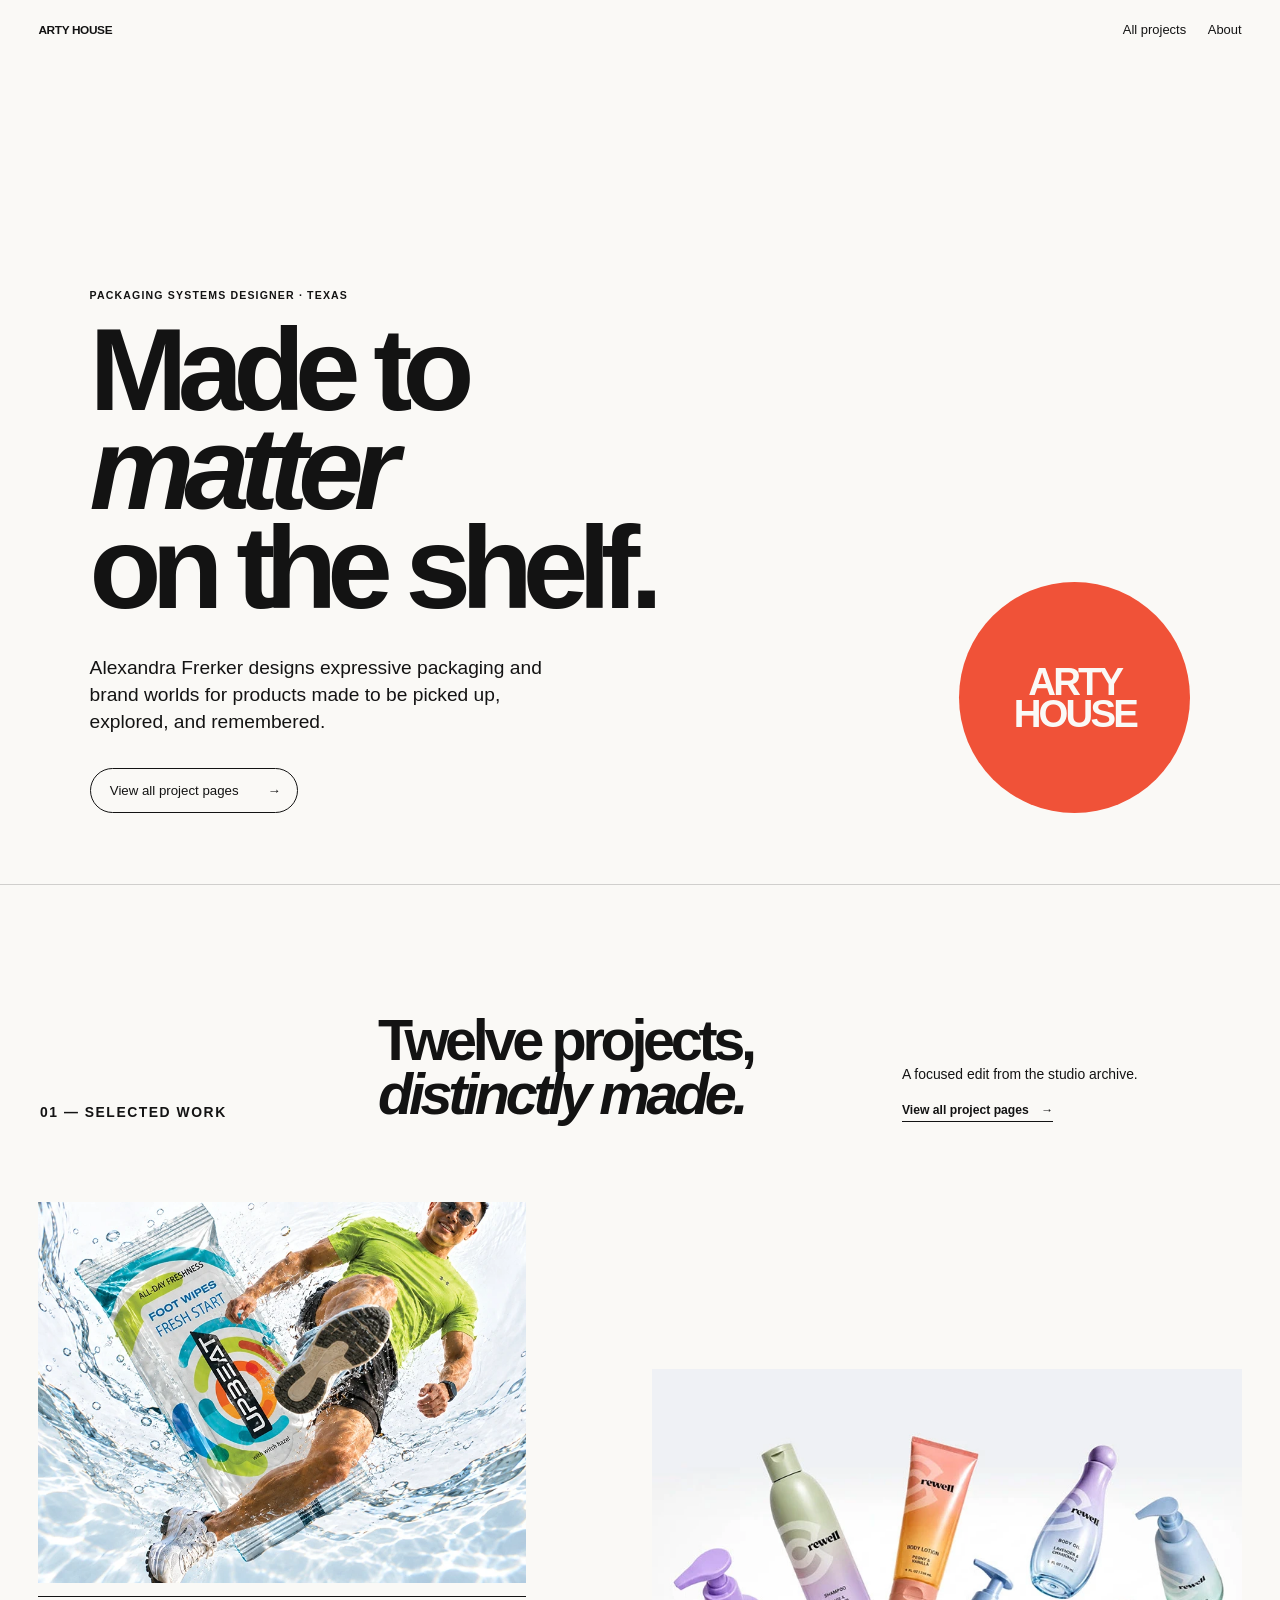
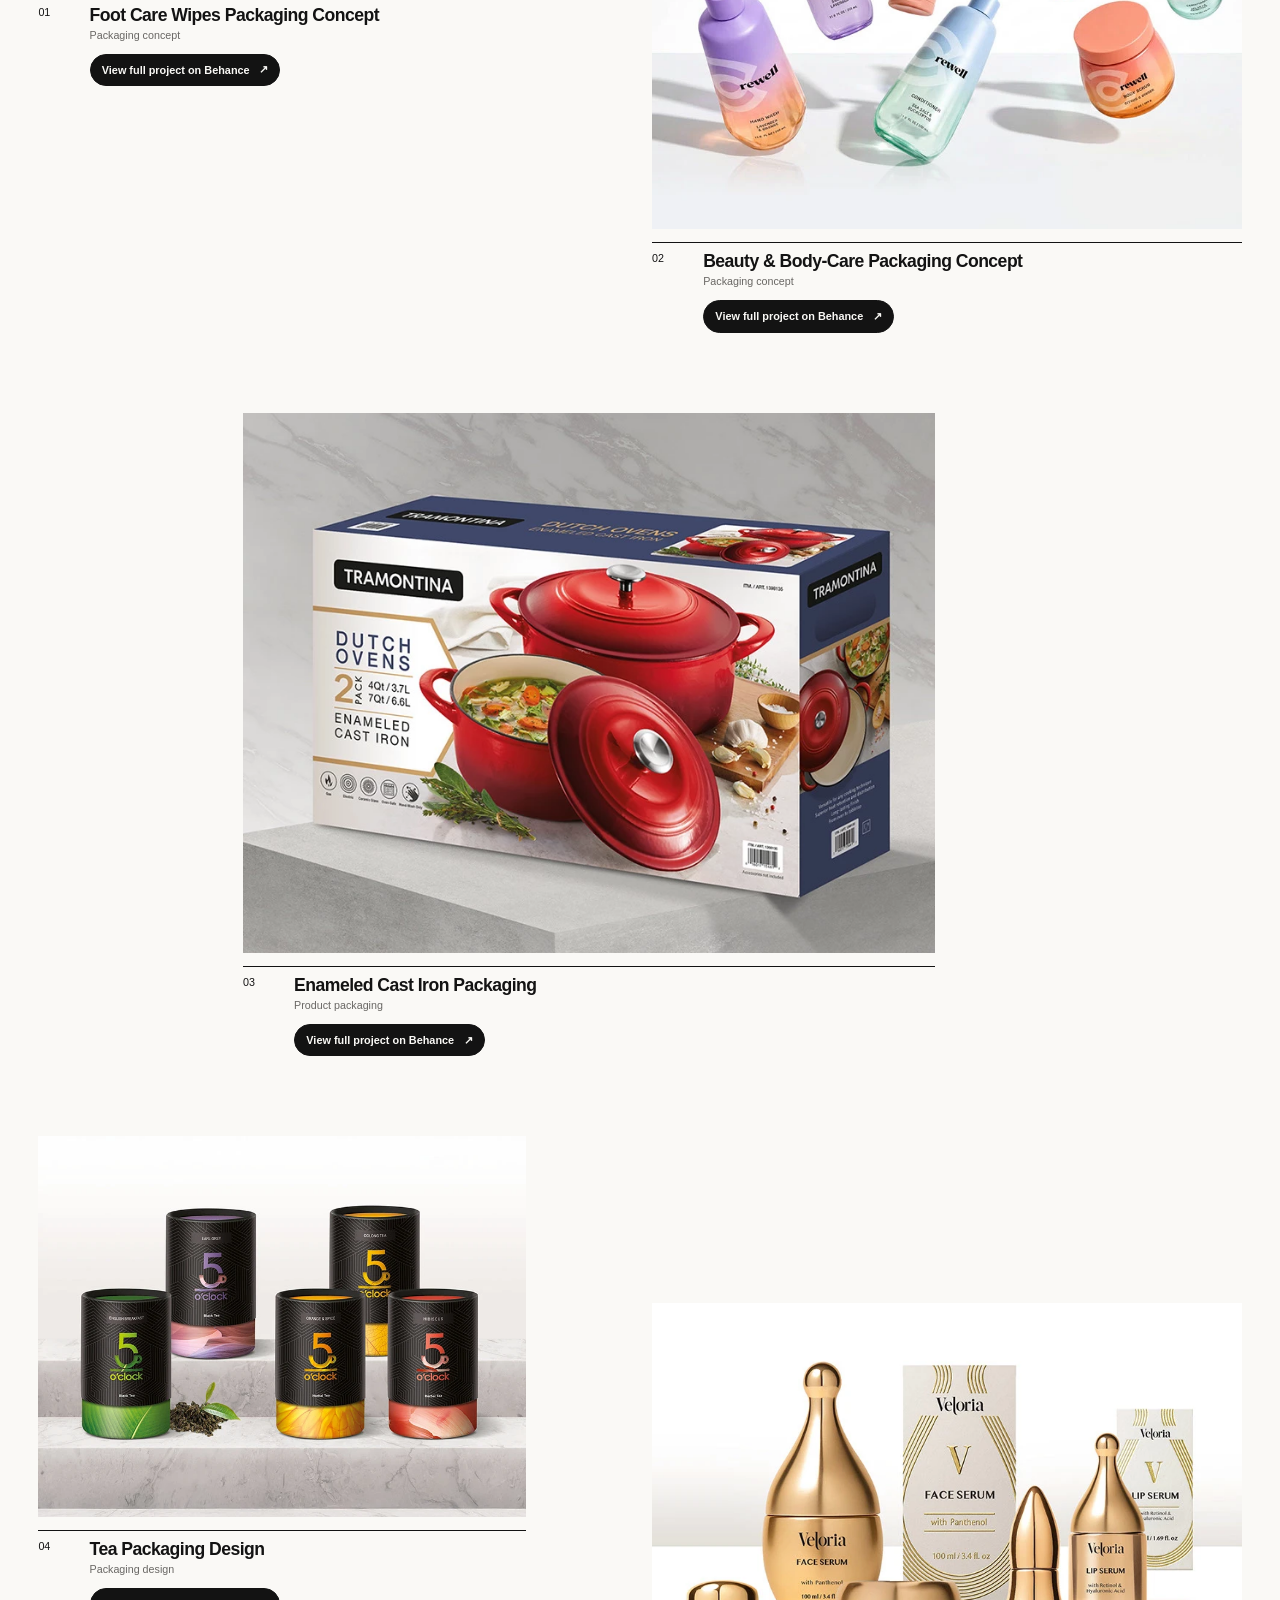
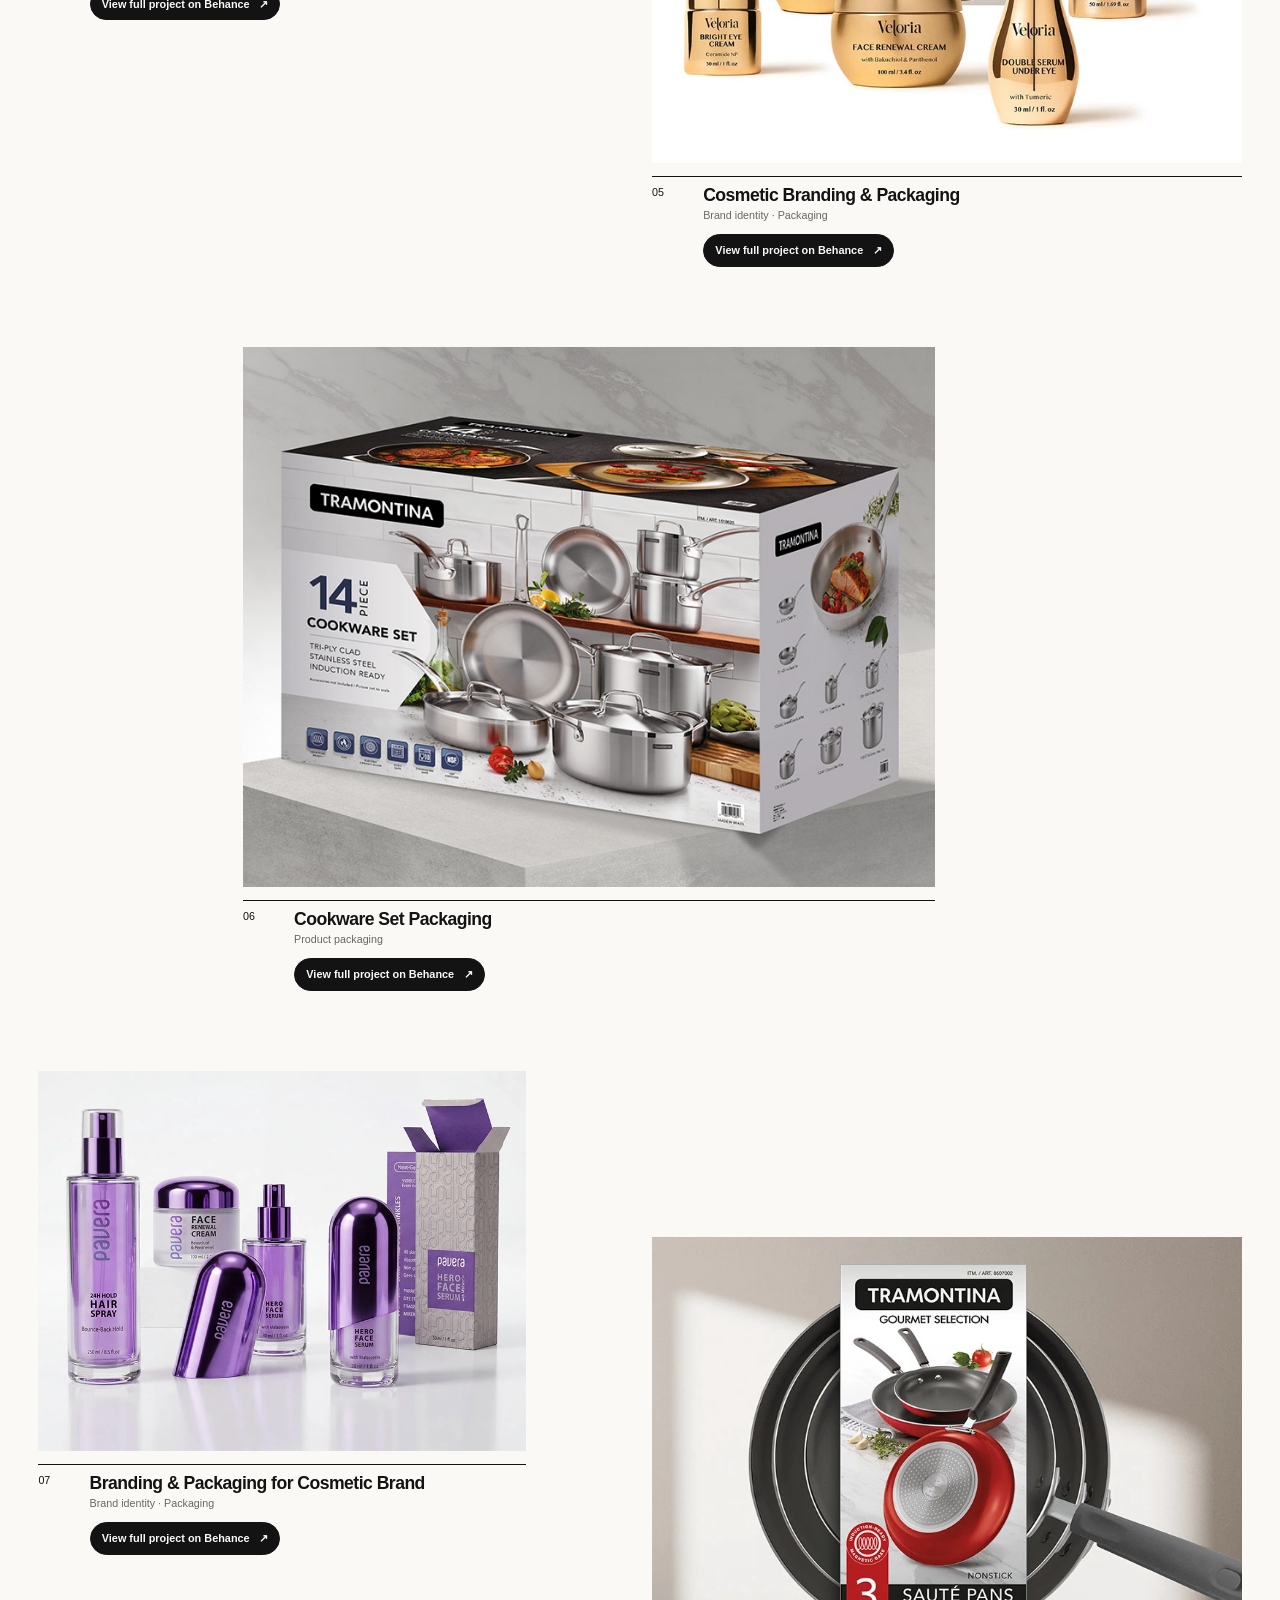
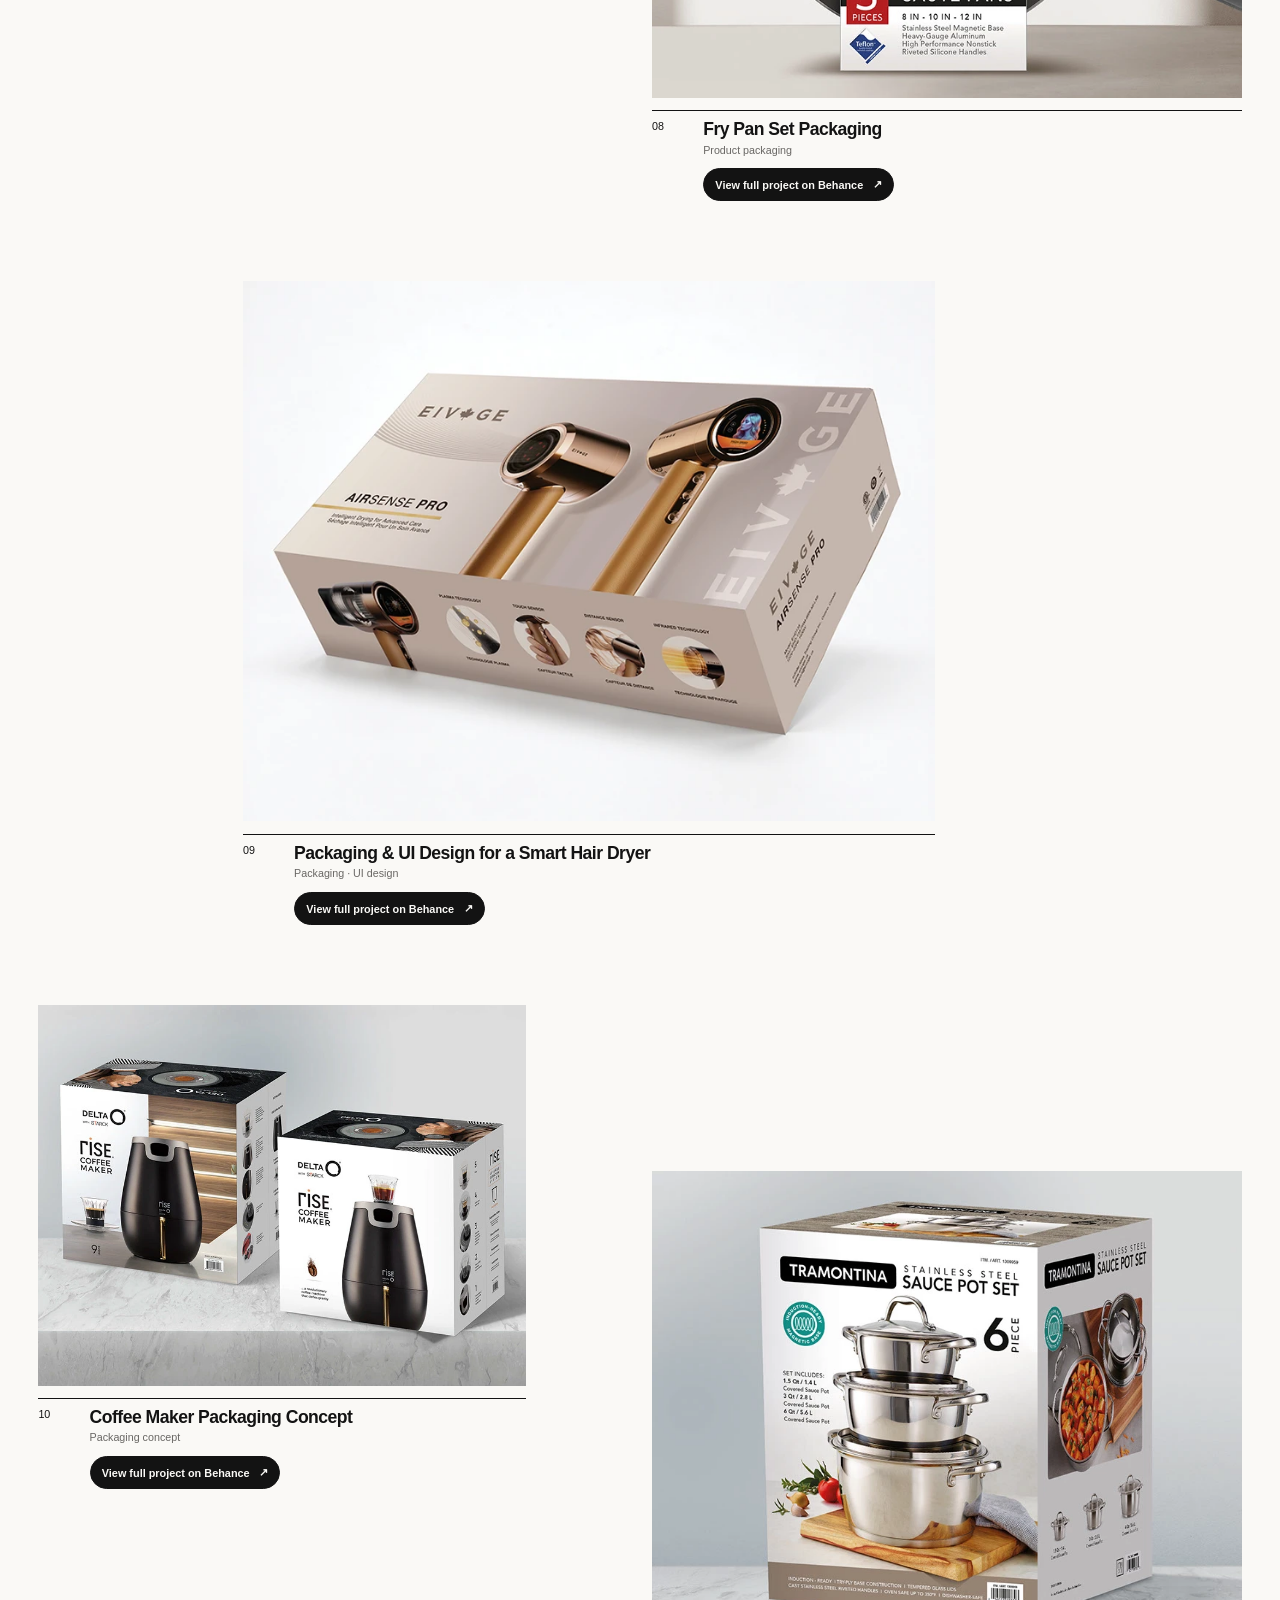
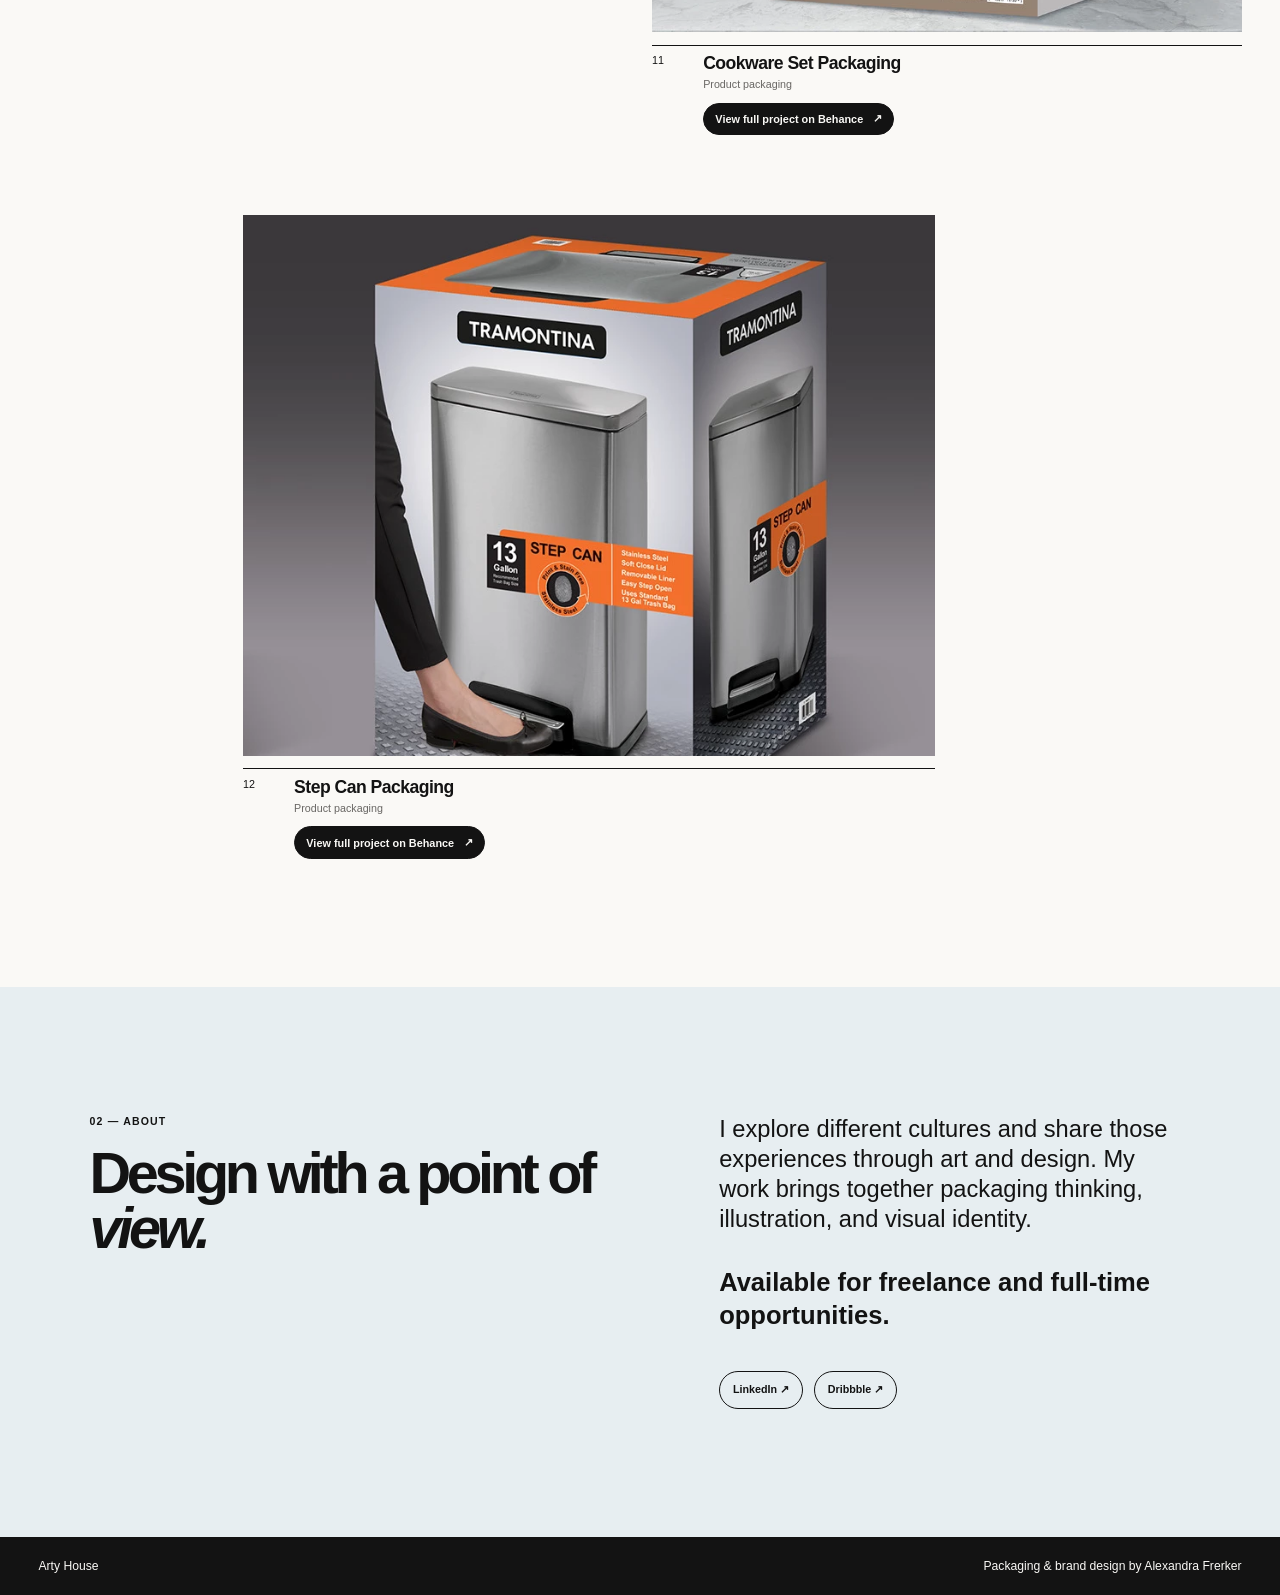
<file: index.html>
<!doctype html>
<html lang="en">
  <head>
    <meta charset="UTF-8" />
    <meta name="viewport" content="width=device-width, initial-scale=1" />
    <meta name="description" content="Arty House — packaging and brand design by Alexandra Frerker." />
    <title>Arty House — Packaging & Brand Design</title>
    <link rel="stylesheet" href="styles.css" />
  </head>
  <body>
    <a class="skip-link" href="#work">Skip to selected work</a>
    <header class="site-header">
      <a class="wordmark" href="index.html" aria-label="Arty House home"><span>ARTY HOUSE</span></a>
      <nav aria-label="Main navigation">
        <a href="projects.html">All projects</a>
        <a href="#about">About</a>
      </nav>
    </header>

    <main>
      <section class="hero" aria-labelledby="hero-heading">
        <div class="hero-copy">
          <p class="eyebrow">Packaging systems designer · Texas</p>
          <h1 id="hero-heading">Made to <em>matter</em><br />on the shelf.</h1>
          <p class="hero-intro">Alexandra Frerker designs expressive packaging and brand worlds for products made to be picked up, explored, and remembered.</p>
          <a class="round-link" href="projects.html">View all project pages <span aria-hidden="true">→</span></a>
        </div>
        <div class="hero-stamp" aria-label="Arty House"><span>ARTY<br />HOUSE</span></div>
      </section>

      <section class="work-section" id="work" aria-labelledby="work-heading">
        <div class="section-heading">
          <p class="eyebrow">01 — Selected work</p>
          <h2 id="work-heading">Twelve projects, <em>distinctly made.</em></h2>
          <div class="section-heading-actions">
            <p>A focused edit from the studio archive.</p>
            <a class="text-link" href="projects.html">View all project pages <span aria-hidden="true">→</span></a>
          </div>
        </div>
        <div class="project-grid" id="project-grid" aria-live="polite"></div>
      </section>

      <section class="about-section" id="about" aria-labelledby="about-heading">
        <div>
          <p class="eyebrow">02 — About</p>
          <h2 id="about-heading">Design with a point of <em>view.</em></h2>
        </div>
        <div class="about-copy">
          <p>I explore different cultures and share those experiences through art and design. My work brings together packaging thinking, illustration, and visual identity.</p>
          <p>Available for freelance and full-time opportunities.</p>
          <div class="about-links">
            <a href="https://www.linkedin.com/in/alexandra-frerker-55182629" target="_blank" rel="noreferrer">LinkedIn <span aria-hidden="true">↗</span></a>
            <a href="https://dribbble.com/AFrerker" target="_blank" rel="noreferrer">Dribbble <span aria-hidden="true">↗</span></a>
          </div>
        </div>
      </section>
    </main>

    <footer class="site-footer">
      <p>Arty House</p>
      <p>Packaging &amp; brand design by Alexandra Frerker</p>
    </footer>
    <script src="projects.js?v=a93b9b25"></script>
    <script src="site.js?v=a93b9b25"></script>
  </body>
</html>
</file>
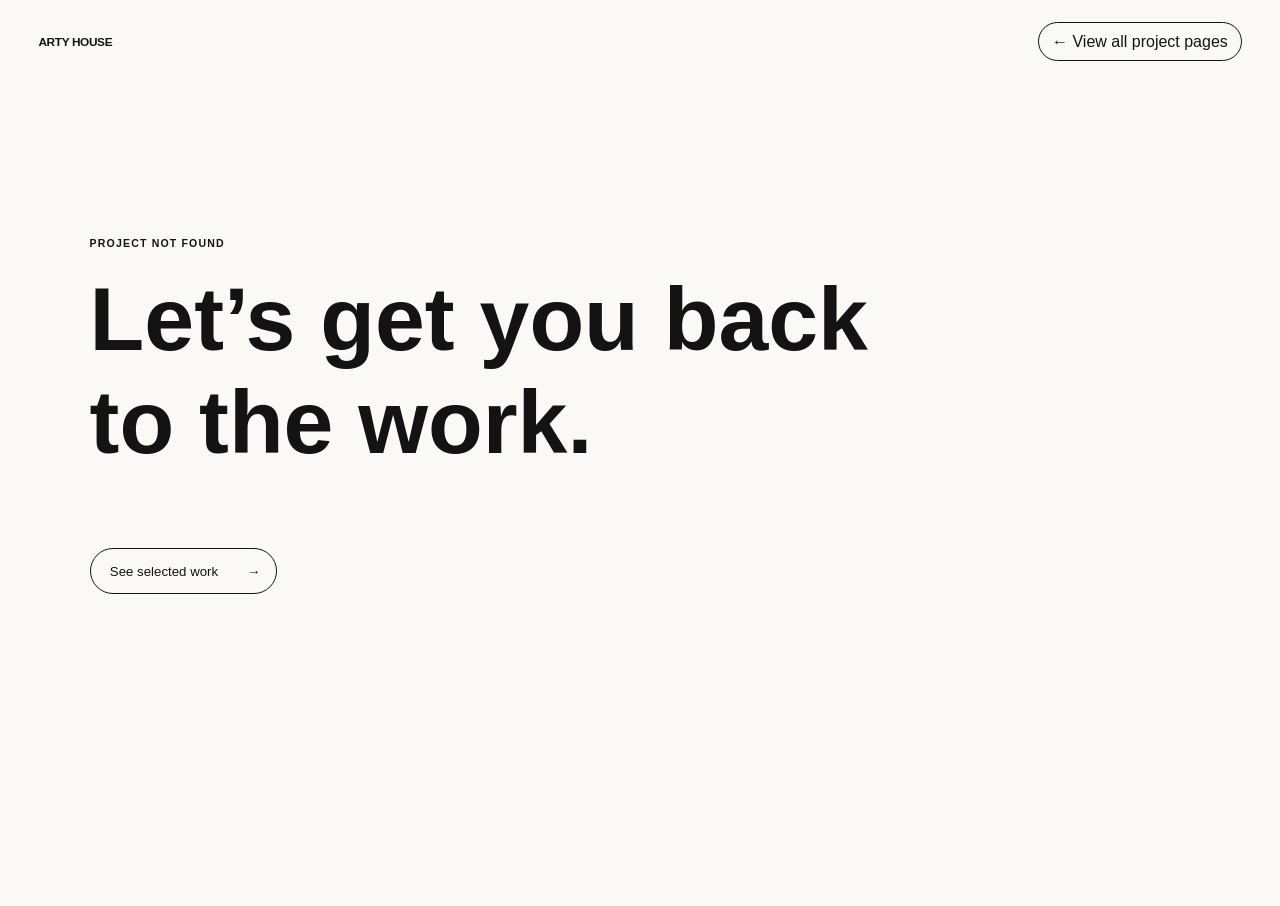
<file: project.html>
<!doctype html>
<html lang="en">
  <head>
    <meta charset="UTF-8" />
    <meta name="viewport" content="width=device-width, initial-scale=1" />
    <meta name="description" content="A packaging design project by Arty House." />
    <title>Project — Arty House</title>
    <link rel="stylesheet" href="styles.css" />
  </head>
  <body class="project-page">
    <a class="skip-link" href="#project">Skip to project</a>
    <header class="site-header">
      <a class="wordmark" href="index.html" aria-label="Arty House home"><span>ARTY HOUSE</span></a>
      <a class="back-link" href="projects.html"><span aria-hidden="true">←</span> View all project pages</a>
    </header>
    <main id="project" class="project-main"></main>
    <script src="projects.js?v=a93b9b25"></script>
    <script src="site.js?v=a93b9b25"></script>
  </body>
</html>
</file>
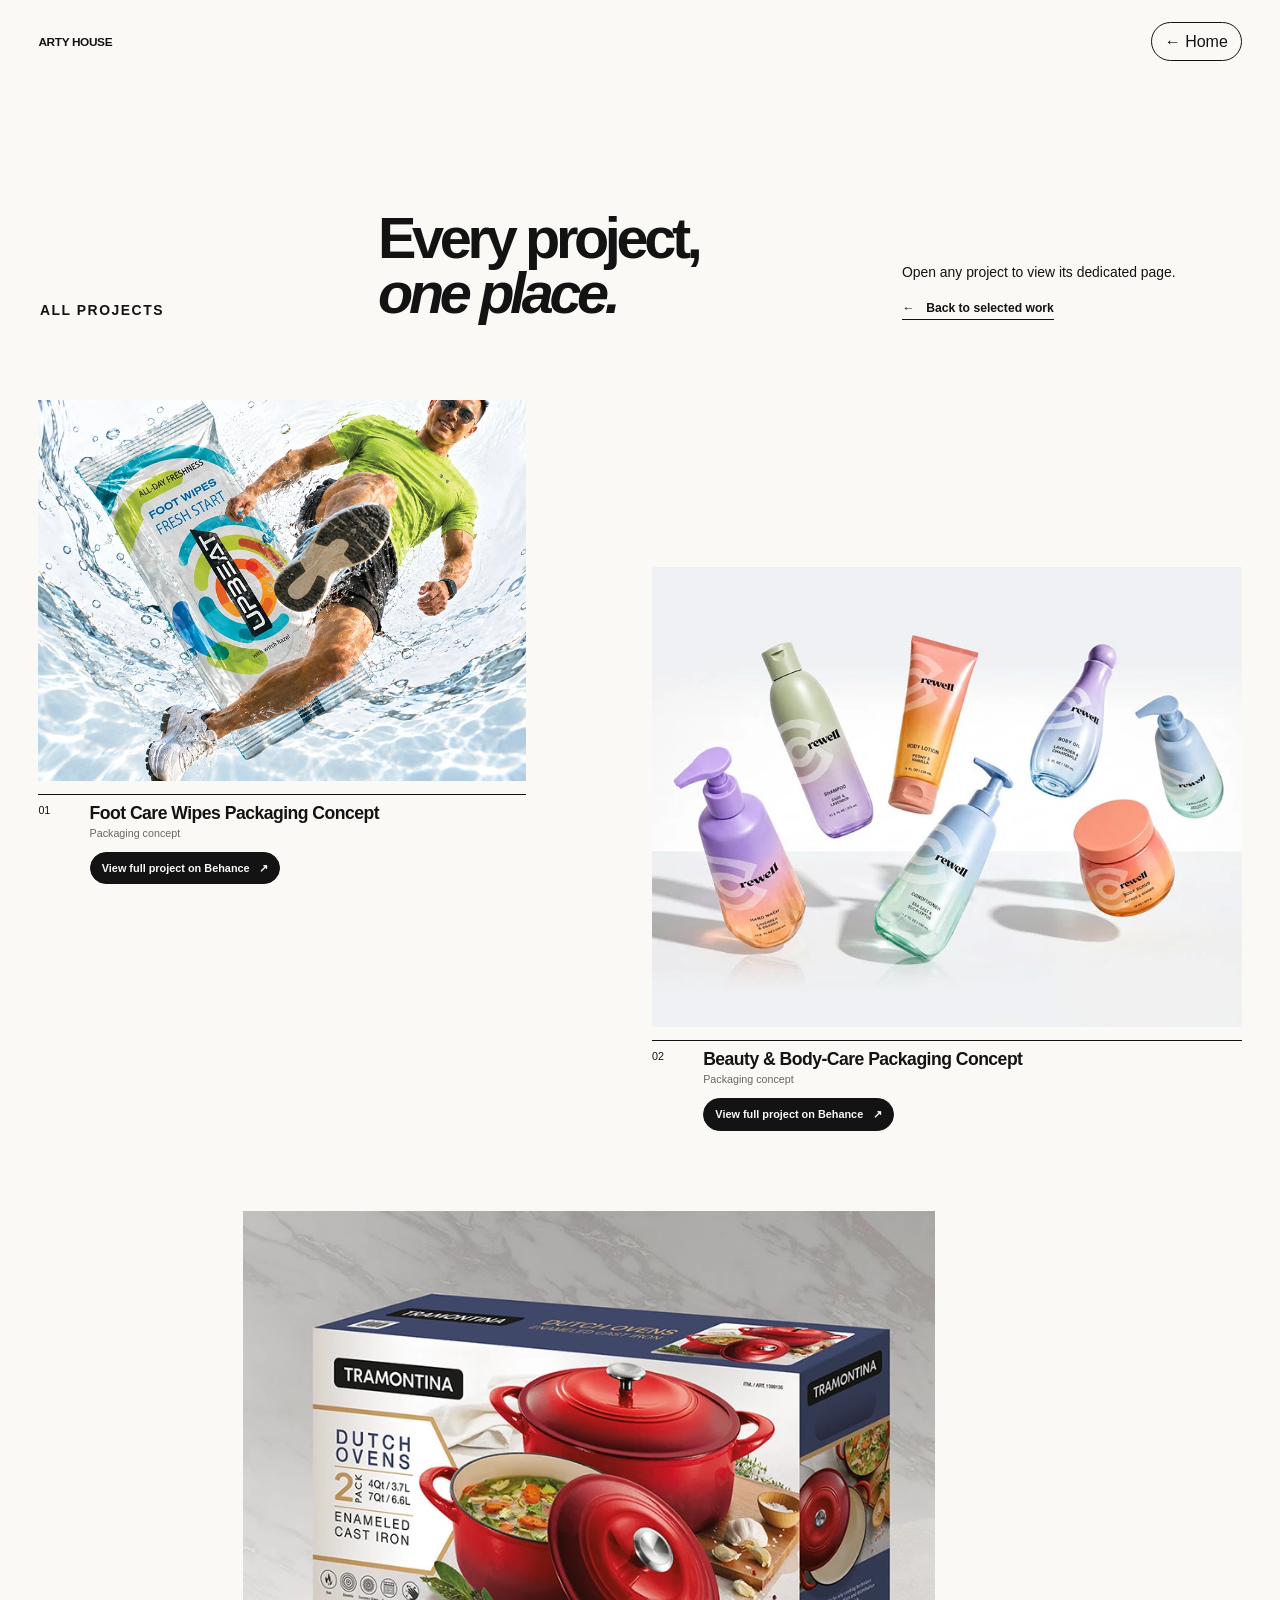
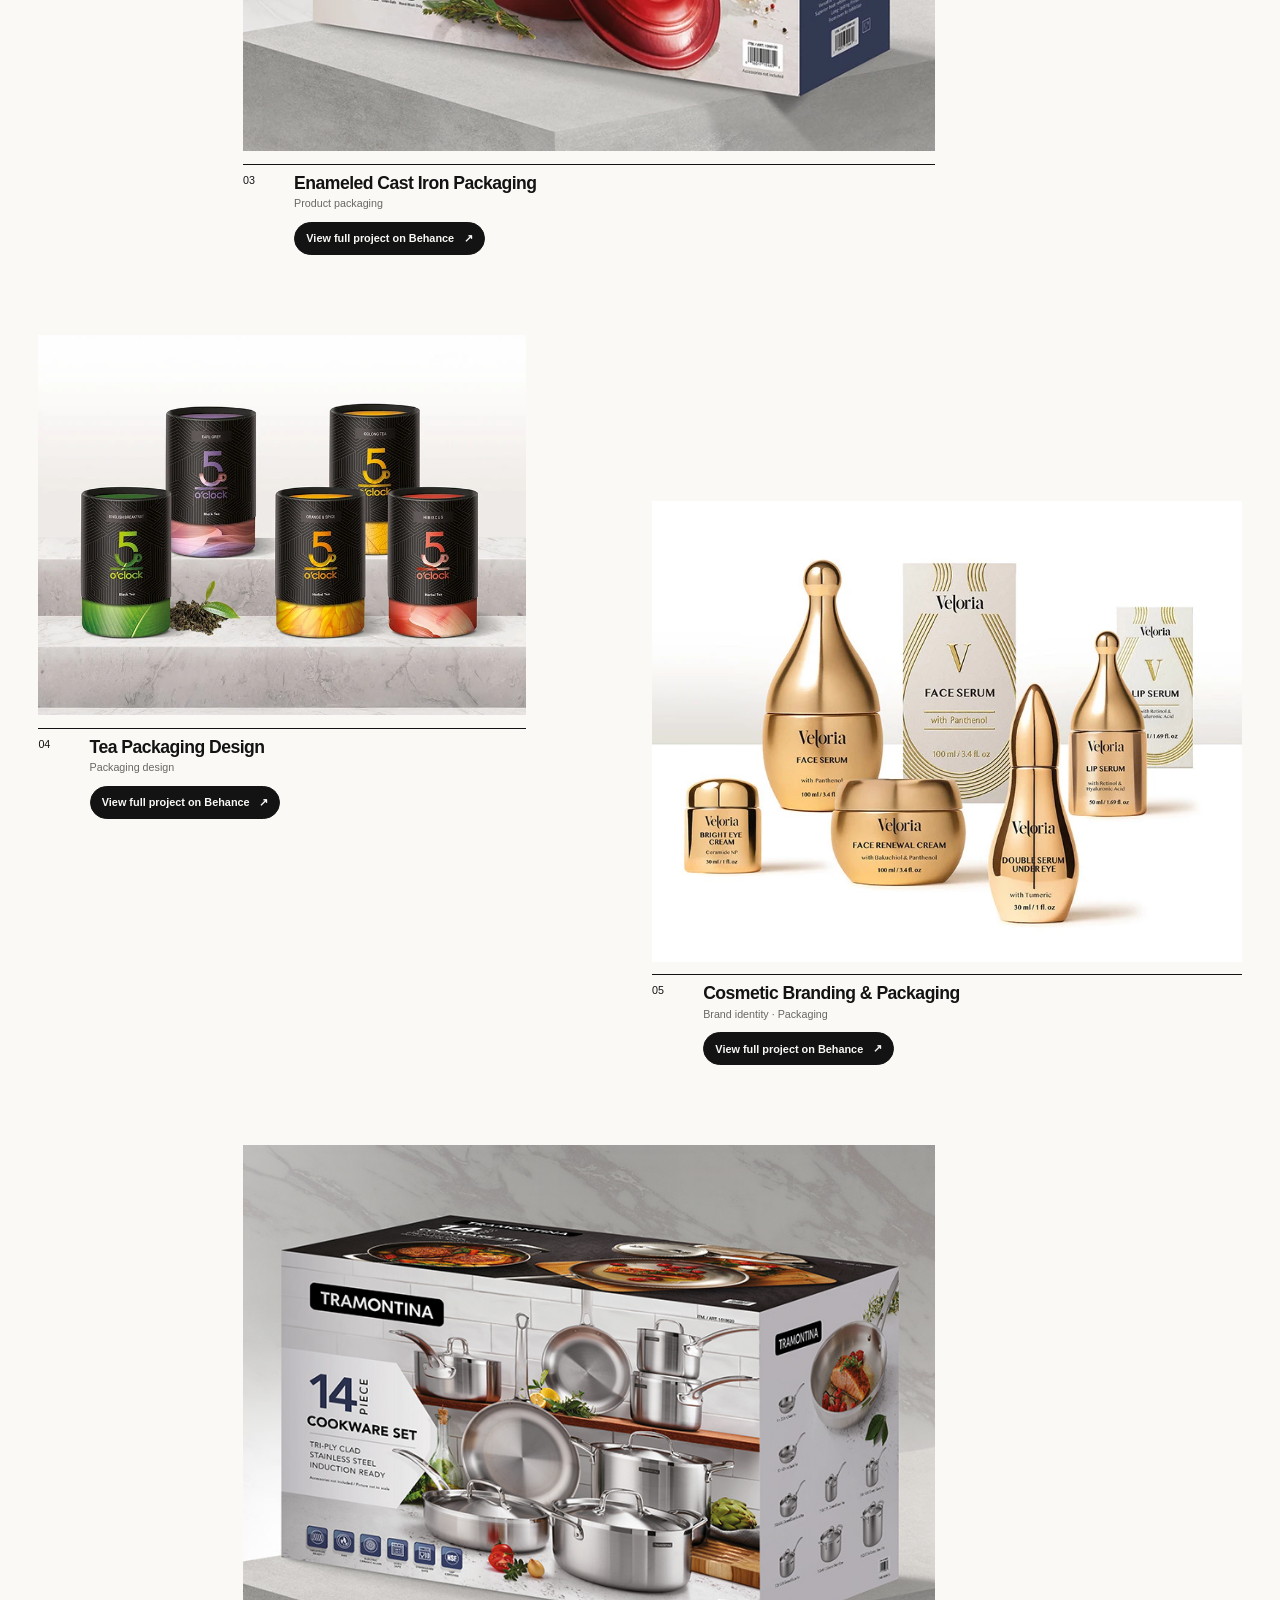
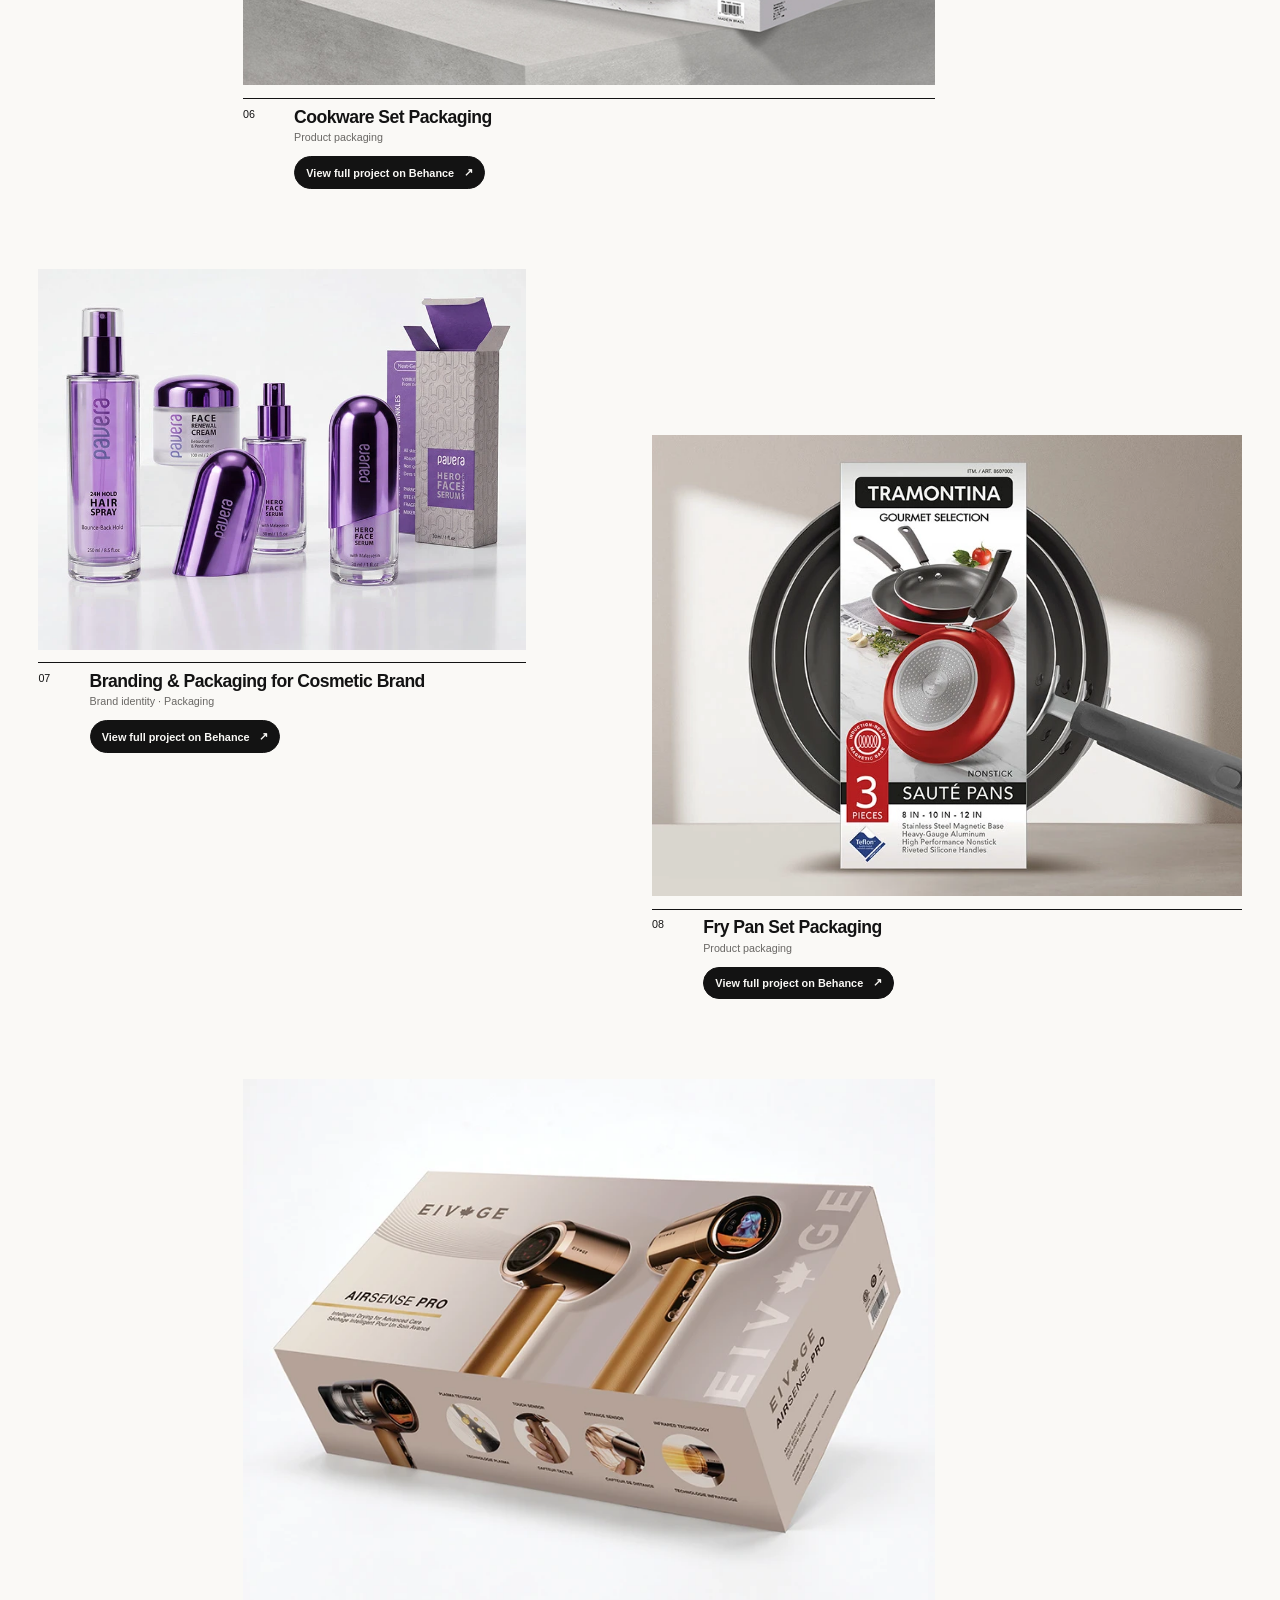
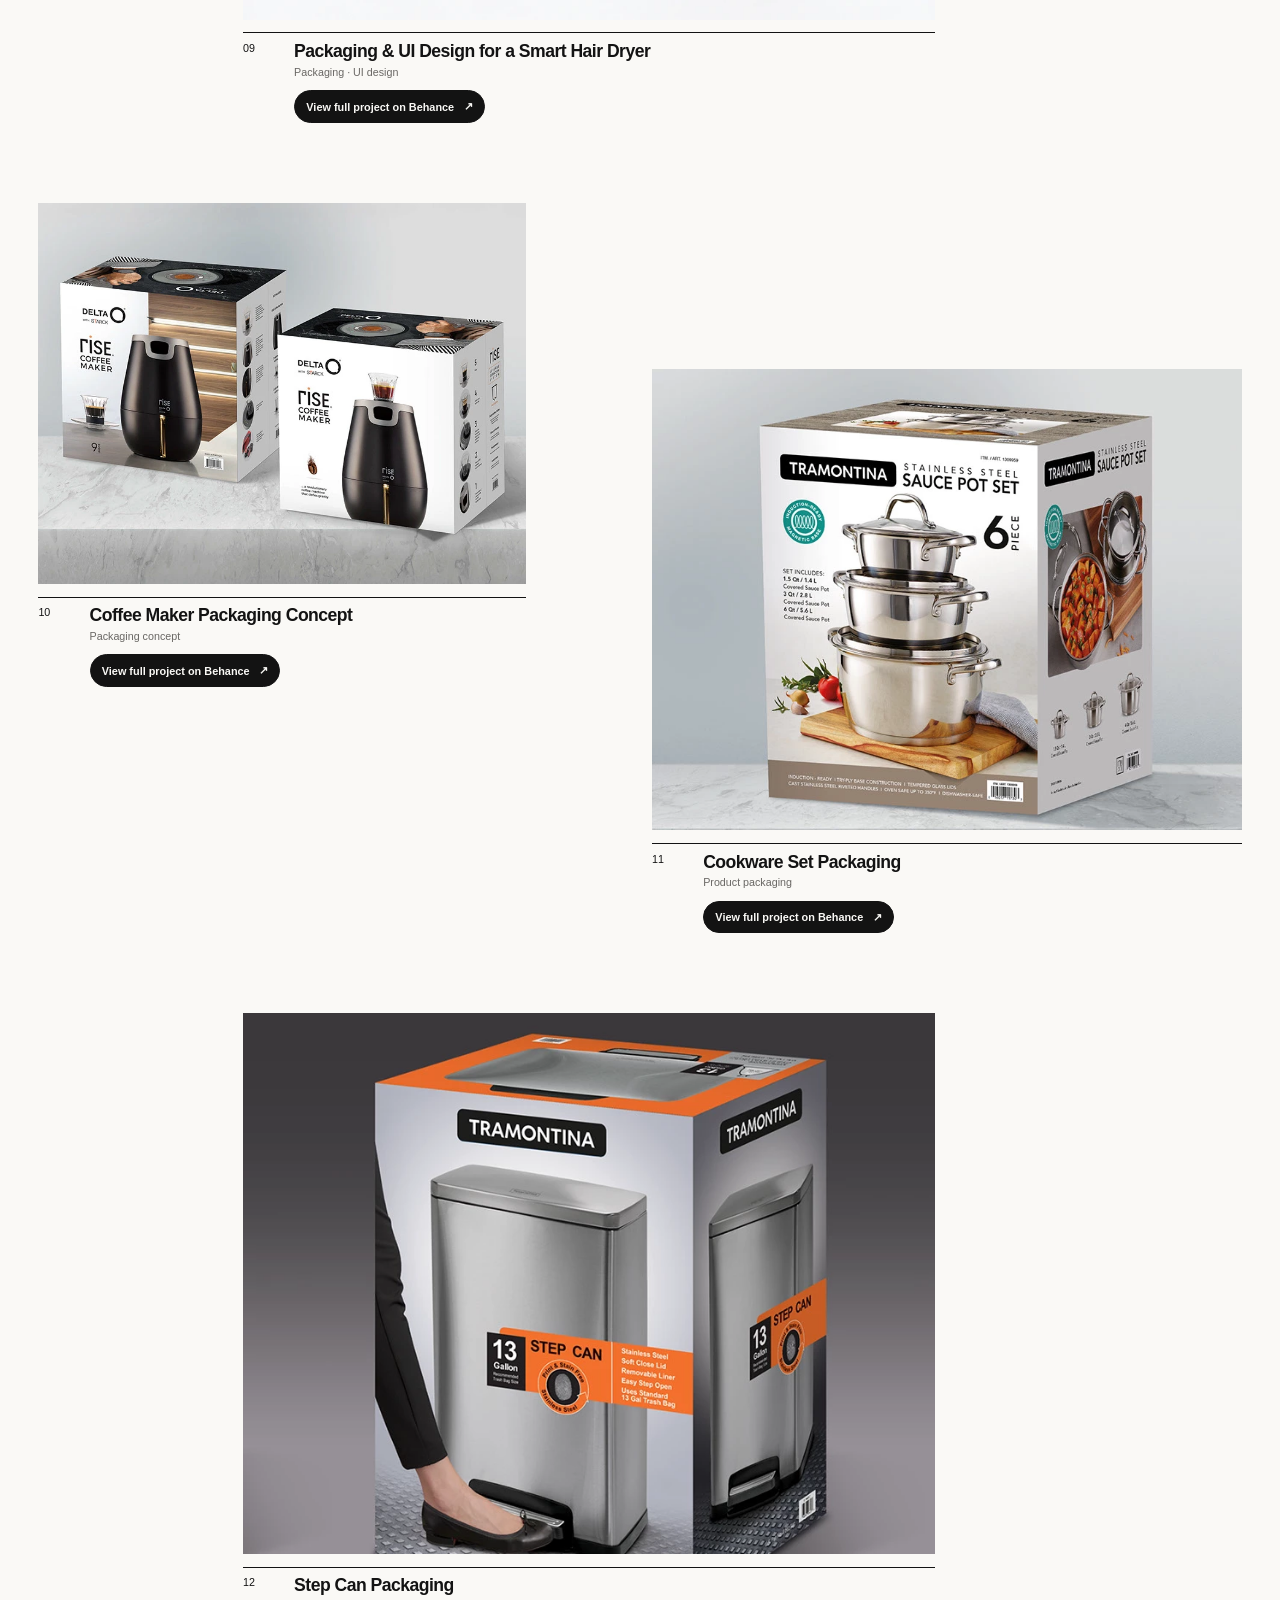
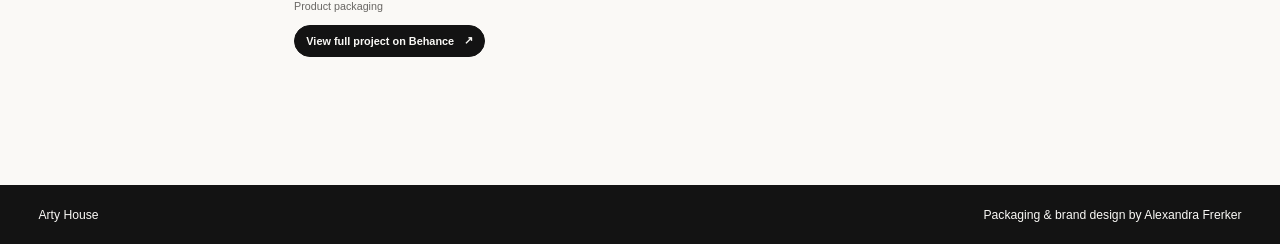
<file: projects.html>
<!doctype html>
<html lang="en">
  <head>
    <meta charset="UTF-8" />
    <meta name="viewport" content="width=device-width, initial-scale=1" />
    <meta name="description" content="All Arty House packaging and brand design projects by Alexandra Frerker." />
    <title>All Projects — Arty House</title>
    <link rel="stylesheet" href="styles.css" />
  </head>
  <body>
    <a class="skip-link" href="#all-projects">Skip to all projects</a>
    <header class="site-header">
      <a class="wordmark" href="index.html" aria-label="Arty House home"><span>ARTY HOUSE</span></a>
      <a class="back-link" href="index.html"><span aria-hidden="true">←</span> Home</a>
    </header>

    <main>
      <section class="work-section" id="all-projects" aria-labelledby="all-projects-heading">
        <div class="section-heading">
          <p class="eyebrow">All projects</p>
          <h1 id="all-projects-heading">Every project,<br /><em>one place.</em></h1>
          <div class="section-heading-actions">
            <p>Open any project to view its dedicated page.</p>
            <a class="text-link" href="index.html#work"><span aria-hidden="true">←</span> Back to selected work</a>
          </div>
        </div>
        <div class="project-grid" id="project-grid" aria-live="polite"></div>
      </section>
    </main>

    <footer class="site-footer">
      <p>Arty House</p>
      <p>Packaging &amp; brand design by Alexandra Frerker</p>
    </footer>
    <script src="projects.js?v=a93b9b25"></script>
    <script src="site.js?v=a93b9b25"></script>
  </body>
</html>
</file>
<file: styles.css>
:root {
  --ink: #131313;
  --paper: #faf9f6;
  --signal: #f05238;
  --sky: #e7eef1;
  --line: rgba(19, 19, 19, 0.18);
  --sans: Inter, ui-sans-serif, -apple-system, BlinkMacSystemFont, "Segoe UI", sans-serif;
}

* { box-sizing: border-box; }
html { scroll-behavior: smooth; }
body { margin: 0; background: var(--paper); color: var(--ink); font-family: var(--sans); }
a { color: inherit; text-decoration: none; }
img { display: block; max-width: 100%; }
.skip-link { background: var(--ink); color: #fff; left: 1rem; padding: .75rem 1rem; position: fixed; top: -5rem; z-index: 10; }
.skip-link:focus { top: 1rem; }
.site-header { align-items: center; display: flex; justify-content: space-between; padding: 1.4rem 3vw; position: relative; z-index: 2; }
.wordmark { font-size: .74rem; font-weight: 750; letter-spacing: -.03em; }
.site-header nav { align-items: center; display: flex; gap: 1.35rem; font-size: .81rem; font-weight: 500; }
.site-header nav a { border-bottom: 1px solid transparent; }
.site-header nav a:hover { border-color: var(--ink); }
.back-link { border: 1px solid var(--ink); border-radius: 99px; padding: .57rem .8rem; }
.back-link:hover { background: var(--ink); color: var(--paper); }
.hero { align-items: flex-end; border-bottom: 1px solid var(--line); display: grid; grid-template-columns: 1.25fr .75fr; min-height: calc(100vh - 76px); overflow: hidden; padding: 7vw 7vw 5.5vw; }
.hero-copy { max-width: 800px; }
.eyebrow { font-size: .66rem; font-weight: 650; letter-spacing: .11em; margin: 0 0 1.2rem; text-transform: uppercase; }
h1, h2, h3, p { margin-top: 0; }
.hero h1 { font-size: clamp(3.5rem, 9.2vw, 9.6rem); font-weight: 650; letter-spacing: -.085em; line-height: .84; margin-bottom: 2.4rem; }
h1 em, h2 em { font-family: inherit; font-style: italic; font-weight: inherit; letter-spacing: inherit; }
.hero-intro { font-size: clamp(1rem, 1.5vw, 1.35rem); line-height: 1.4; margin-bottom: 2rem; max-width: 30rem; }
.round-link { align-items: center; border: 1px solid var(--ink); border-radius: 99px; display: inline-flex; font-size: .83rem; gap: 1.8rem; padding: .9rem 1rem  .9rem 1.2rem; transition: background .2s, color .2s; }
.round-link:hover { background: var(--ink); color: var(--paper); }
.hero-stamp { align-items: center; aspect-ratio: 1; background: var(--signal); border-radius: 50%; color: var(--paper); display: flex; font-size: clamp(1.4rem, 3vw, 3.25rem); font-weight: 750; justify-content: center; justify-self: end; letter-spacing: -.075em; line-height: .82; max-width: 260px; text-align: center; width: 56%; }
.work-section { padding: 10vw 3vw; }
.section-heading { display: grid; grid-template-columns: 1fr 1.55fr 1fr; margin: 0 auto 5rem; max-width: 1200px; }
.section-heading h1, .section-heading h2, .about-section h2 { font-size: clamp(2.4rem, 4.5vw, 5rem); font-weight: 650; letter-spacing: -.075em; line-height: .95; margin: 0; }
.section-heading > p { align-self: end; font-size: .87rem; line-height: 1.45; margin: 0; }
.section-heading-actions { align-self: end; }
.section-heading-actions p { font-size: .87rem; line-height: 1.45; margin: 0 0 1rem; }
.text-link { border-bottom: 1px solid var(--ink); display: inline-flex; font-size: .76rem; font-weight: 700; gap: .75rem; padding-bottom: .25rem; }
.text-link:hover { color: var(--signal); }
.project-grid { display: grid; gap: 5rem 1.5rem; grid-template-columns: repeat(12, 1fr); margin: auto; max-width: 1600px; }
.project-card { grid-column: span 5; }
.project-card:nth-child(3n + 2) { grid-column: 7 / span 6; margin-top: 13vw; }
.project-card:nth-child(3n) { grid-column: 3 / span 7; }
.project-card > a { display: block; }
.project-image-wrap { aspect-ratio: 1.28; background: #dedbd2; overflow: hidden; position: relative; }
.project-image-wrap img { height: 100%; object-fit: cover; transition: transform .6s cubic-bezier(.2,.7,.2,1); width: 100%; }
.project-card > a:hover img { transform: scale(1.045); }
.project-view { align-items: center; background: var(--paper); border-radius: 99px; bottom: 1rem; display: flex; font-size: .75rem; gap: 1rem; opacity: 0; padding: .55rem .75rem; position: absolute; right: 1rem; transform: translateY(.5rem); transition: .25s ease; }
.project-card > a:hover .project-view, .project-card > a:focus .project-view { opacity: 1; transform: translateY(0); }
.project-view b { color: var(--signal); font-size: 1rem; }
.project-meta { border-top: 1px solid var(--ink); display: grid; font-size: .67rem; gap: 1rem; grid-template-columns: 2.2rem 1fr; margin-top: .8rem; padding-top: .55rem; }
.project-meta h3 { font-size: 1.1rem; font-weight: 600; letter-spacing: -.03em; line-height: 1.1; margin: 0 0 .25rem; }
.project-meta p { color: #696764; margin: 0; }
.behance-link { align-items: center; background: var(--ink); border: 1px solid var(--ink); border-radius: 99px; color: var(--paper); display: inline-flex; font-size: .68rem; font-weight: 700; gap: .6rem; margin-top: .8rem; padding: .55rem .7rem; }
.behance-link:hover { background: var(--signal); border-color: var(--signal); color: var(--paper); }
.about-section { background: var(--sky); display: grid; gap: 4rem; grid-template-columns: 1.2fr 1fr; padding: 10vw 7vw; }
.about-copy { font-size: clamp(1.1rem, 1.85vw, 1.65rem); line-height: 1.26; max-width: 38rem; }
.about-copy p + p { font-size: 1.08em; font-weight: 650; margin-top: 2rem; }
.about-links { display: flex; flex-wrap: wrap; gap: .7rem; margin-top: 2.5rem; }
.about-links a { border: 1px solid var(--ink); border-radius: 99px; font-size: .67rem; font-weight: 650; padding: .7rem .8rem; }
.about-links a:hover { background: var(--ink); color: var(--sky); }
.site-footer { background: var(--ink); color: var(--paper); display: grid; font-size: .76rem; gap: 1rem; grid-template-columns: 1fr 1fr; padding: 1.4rem 3vw; }
.site-footer p { margin: 0; }
.site-footer p:last-child { justify-self: end; }
.project-main { min-height: calc(100vh - 77px); }
.project-hero { display: grid; grid-template-columns: .85fr 1.15fr; min-height: calc(100vh - 77px); }
.project-title-block { align-self: end; padding: 7vw; }
.project-title-block h1 { font-size: clamp(3.2rem, 6.5vw, 7.5rem); font-weight: 650; letter-spacing: -.085em; line-height: .88; margin-bottom: 0; }
.behance-hero-link { margin-top: 2.5rem; }
.project-hero figure { background: #dedbd2; margin: 0; overflow: hidden; }
.project-hero figure img { height: 100%; min-height: 520px; object-fit: cover; width: 100%; }
.project-pagination { border-top: 1px solid var(--line); display: grid; grid-template-columns: 1fr 1fr 1fr; }
.project-pagination a { min-height: 11rem; padding: 2rem 4vw; }
.project-pagination a + a { border-left: 1px solid var(--line); text-align: right; }
.project-pagination .all-projects-link { background: var(--sky); text-align: center; }
.project-pagination .all-projects-link:hover { background: var(--signal); }
.all-projects-link b { font-size: 1.2em; }
.project-pagination span { display: block; font-size: .65rem; font-weight: 650; letter-spacing: .08em; margin-bottom: 1rem; text-transform: uppercase; }
.project-pagination strong { font-size: clamp(1.1rem, 2vw, 1.6rem); font-weight: 650; letter-spacing: -.05em; }
.project-pagination a:hover { background: var(--signal); }
.not-found { padding: 12vw 7vw; }
.not-found h1 { font-size: clamp(3rem, 7vw, 7rem); max-width: 55rem; }

@media (max-width: 720px) {
  .site-header { padding: 1.1rem 5vw; }
  .site-header nav a { display: none; }
  .hero { display: flex; flex-direction: column; justify-content: space-between; min-height: 88vh; padding: 19vw 7vw 10vw; }
  .hero-stamp { margin-top: 3.5rem; max-width: 200px; width: 52%; }
  .section-heading, .about-section, .project-hero { display: block; }
  .section-heading { margin-bottom: 3rem; }
  .section-heading h2 { margin-bottom: 1.5rem; }
  .section-heading > p, .section-heading-actions { max-width: 16rem; }
  .work-section { padding: 19vw 5vw; }
  .project-grid { display: block; }
  .project-card, .project-card:nth-child(3n + 2), .project-card:nth-child(3n) { margin: 0 0 3.6rem; }
  .project-view { opacity: 1; transform: none; }
  .about-section { padding: 19vw 7vw; }
  .about-section h2 { margin-bottom: 2.5rem; }
  .site-footer { gap: .75rem; grid-template-columns: 1fr; padding: 1.5rem 7vw; }
  .site-footer p:last-child { justify-self: start; }
  .project-title-block { padding: 17vw 7vw 10vw; }
  .project-hero figure img { min-height: auto; }
  .project-pagination { grid-template-columns: 1fr 1fr; }
  .project-pagination a { min-height: 8rem; padding: 1.5rem 5vw; }
  .project-pagination .all-projects-link { border-left: 0; border-top: 1px solid var(--line); grid-column: 1 / -1; }
}
</file>
